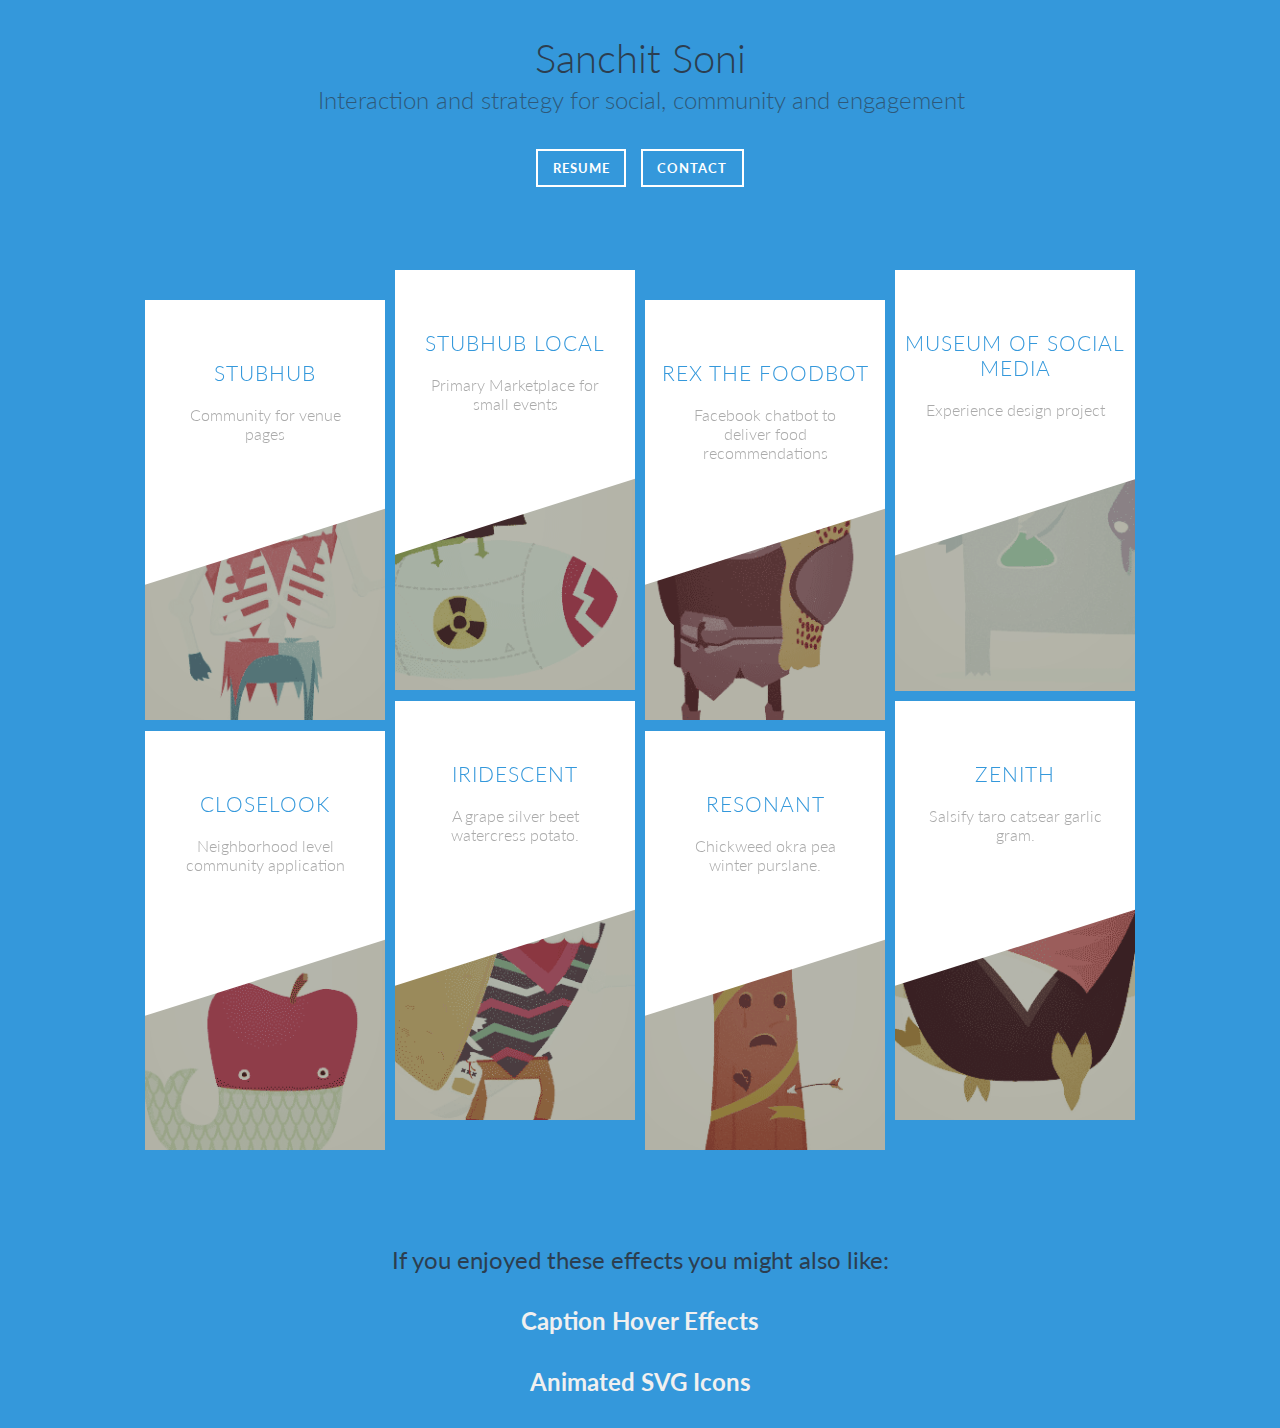
<file: index.html>
<!DOCTYPE html>
<html lang="en" class="demo-1 no-js">
	<head>
		<meta charset="UTF-8" />
		<meta http-equiv="X-UA-Compatible" content="IE=edge"> 
		<meta name="viewport" content="width=device-width, initial-scale=1"> 
		<title>Sanchit Soni Portfolio</title>
		<meta name="description" content="Hover Effects with animated SVG Shapes using Snap.svg" />
		<meta name="keywords" content="animated svg, hover effect, grid, svg shape html, " />
		<meta name="author" content="Codrops" />
		<link rel="shortcut icon" href="../favicon.ico">
		<link rel="stylesheet" type="text/css" href="css/normalize.css" />
		<link rel="stylesheet" type="text/css" href="css/demo.css" />
		<link rel="stylesheet" type="text/css" href="css/component.css" />
		<script src="js/snap.svg-min.js"></script>
		<!--[if IE]>
  		<script src="http://html5shiv.googlecode.com/svn/trunk/html5.js"></script>
		<![endif]-->
	</head>
	<body>
		<div class="container">
			<!-- Top Navigation -->
			
			<header class="codrops-header">
				<h1>Sanchit Soni<span>Interaction and strategy for social, community and engagement</span></h1>	
				<nav class="codrops-demos">
					<a href="index2.html">Resume</a>
					<a href="index3.html">Contact</a>
				</nav>
			</header>
			<section id="grid" class="grid clearfix">
				<a href="#" data-path-hover="m 180,34.57627 -180,0 L 0,0 180,0 z">
					<figure>
						<img src="img/1.png" />
						<svg viewBox="0 0 180 320" preserveAspectRatio="none"><path d="M 180,160 0,218 0,0 180,0 z"/></svg>
						<figcaption>
							<h2>StubHub</h2>
							<p>Community for venue pages</p>
							<button>View</button>
						</figcaption>
					</figure>
				</a>
				<a href="#" data-path-hover="m 180,34.57627 -180,0 L 0,0 180,0 z">
					<figure>
						<img src="img/3.png" />
						<svg viewBox="0 0 180 320" preserveAspectRatio="none"><path d="M 180,160 0,218 0,0 180,0 z"/></svg>
						<figcaption>
							<h2>StubHub local</h2>
							<p>Primary Marketplace for small events</p>
							<button>View</button>
						</figcaption>
					</figure>
				</a>
				<a href="#" data-path-hover="m 180,34.57627 -180,0 L 0,0 180,0 z">
					<figure>
						<img src="img/5.png" />
						<svg viewBox="0 0 180 320" preserveAspectRatio="none"><path d="M 180,160 0,218 0,0 180,0 z"/></svg>
						<figcaption>
							<h2>Rex the Foodbot</h2>
							<p>Facebook chatbot to deliver food recommendations</p>
							<button>View</button>
						</figcaption>
					</figure>
				</a>
				<a href="#" data-path-hover="m 180,34.57627 -180,0 L 0,0 180,0 z">
					<figure>
						<img src="img/7.png" />
						<svg viewBox="0 0 180 320" preserveAspectRatio="none"><path d="M 180,160 0,218 0,0 180,0 z"/></svg>
						<figcaption>
							<h2>Museum of Social media</h2>
							<p>Experience design project</p>
							<button>View</button>
						</figcaption>
					</figure>
				</a>
				<a href="#" data-path-hover="m 180,34.57627 -180,0 L 0,0 180,0 z">
					<figure>
						<img src="img/2.png" />
						<svg viewBox="0 0 180 320" preserveAspectRatio="none"><path d="M 180,160 0,218 0,0 180,0 z"/></svg>
						<figcaption>
							<h2>Closelook</h2>
							<p>Neighborhood level community application</p>
							<button>View</button>
						</figcaption>
					</figure>
				</a>
				<a href="#" data-path-hover="m 180,34.57627 -180,0 L 0,0 180,0 z">
					<figure>
						<img src="img/4.png" />
						<svg viewBox="0 0 180 320" preserveAspectRatio="none"><path d="M 180,160 0,218 0,0 180,0 z"/></svg>
						<figcaption>
							<h2>Iridescent</h2>
							<p>A grape silver beet watercress potato.</p>
							<button>View</button>
						</figcaption>
					</figure>
				</a>
				<a href="#" data-path-hover="m 180,34.57627 -180,0 L 0,0 180,0 z">
					<figure>
						<img src="img/6.png" />
						<svg viewBox="0 0 180 320" preserveAspectRatio="none"><path d="M 180,160 0,218 0,0 180,0 z"/></svg>
						<figcaption>
							<h2>Resonant</h2>
							<p>Chickweed okra pea winter purslane.</p>
							<button>View</button>
						</figcaption>
					</figure>
				</a>
				<a href="#" data-path-hover="m 180,34.57627 -180,0 L 0,0 180,0 z">
					<figure>
						<img src="img/8.png" />
						<svg viewBox="0 0 180 320" preserveAspectRatio="none"><path d="M 180,160 0,218 0,0 180,0 z"/></svg>
						<figcaption>
							<h2>Zenith</h2>
							<p>Salsify taro catsear garlic gram.</p>
							<button>View</button>
						</figcaption>
					</figure>
				</a>
			</section>
			<section class="related">
				<p>If you enjoyed these effects you might also like:</p>
				<div><a href="http://tympanus.net/Tutorials/CaptionHoverEffects/"><h4>Caption Hover Effects</h4></a></div>
				<div><a href="http://tympanus.net/Development/AnimatedSVGIcons/"><h4>Animated SVG Icons</h4></a></div>
			</section>
		</div><!-- /container -->
		<script>
			(function() {
	
				function init() {
					var speed = 250,
						easing = mina.easeinout;

					[].slice.call ( document.querySelectorAll( '#grid > a' ) ).forEach( function( el ) {
						var s = Snap( el.querySelector( 'svg' ) ), path = s.select( 'path' ),
							pathConfig = {
								from : path.attr( 'd' ),
								to : el.getAttribute( 'data-path-hover' )
							};

						el.addEventListener( 'mouseenter', function() {
							path.animate( { 'path' : pathConfig.to }, speed, easing );
						} );

						el.addEventListener( 'mouseleave', function() {
							path.animate( { 'path' : pathConfig.from }, speed, easing );
						} );
					} );
				}

				init();

			})();
		</script>
	</body>
</html>
</file>
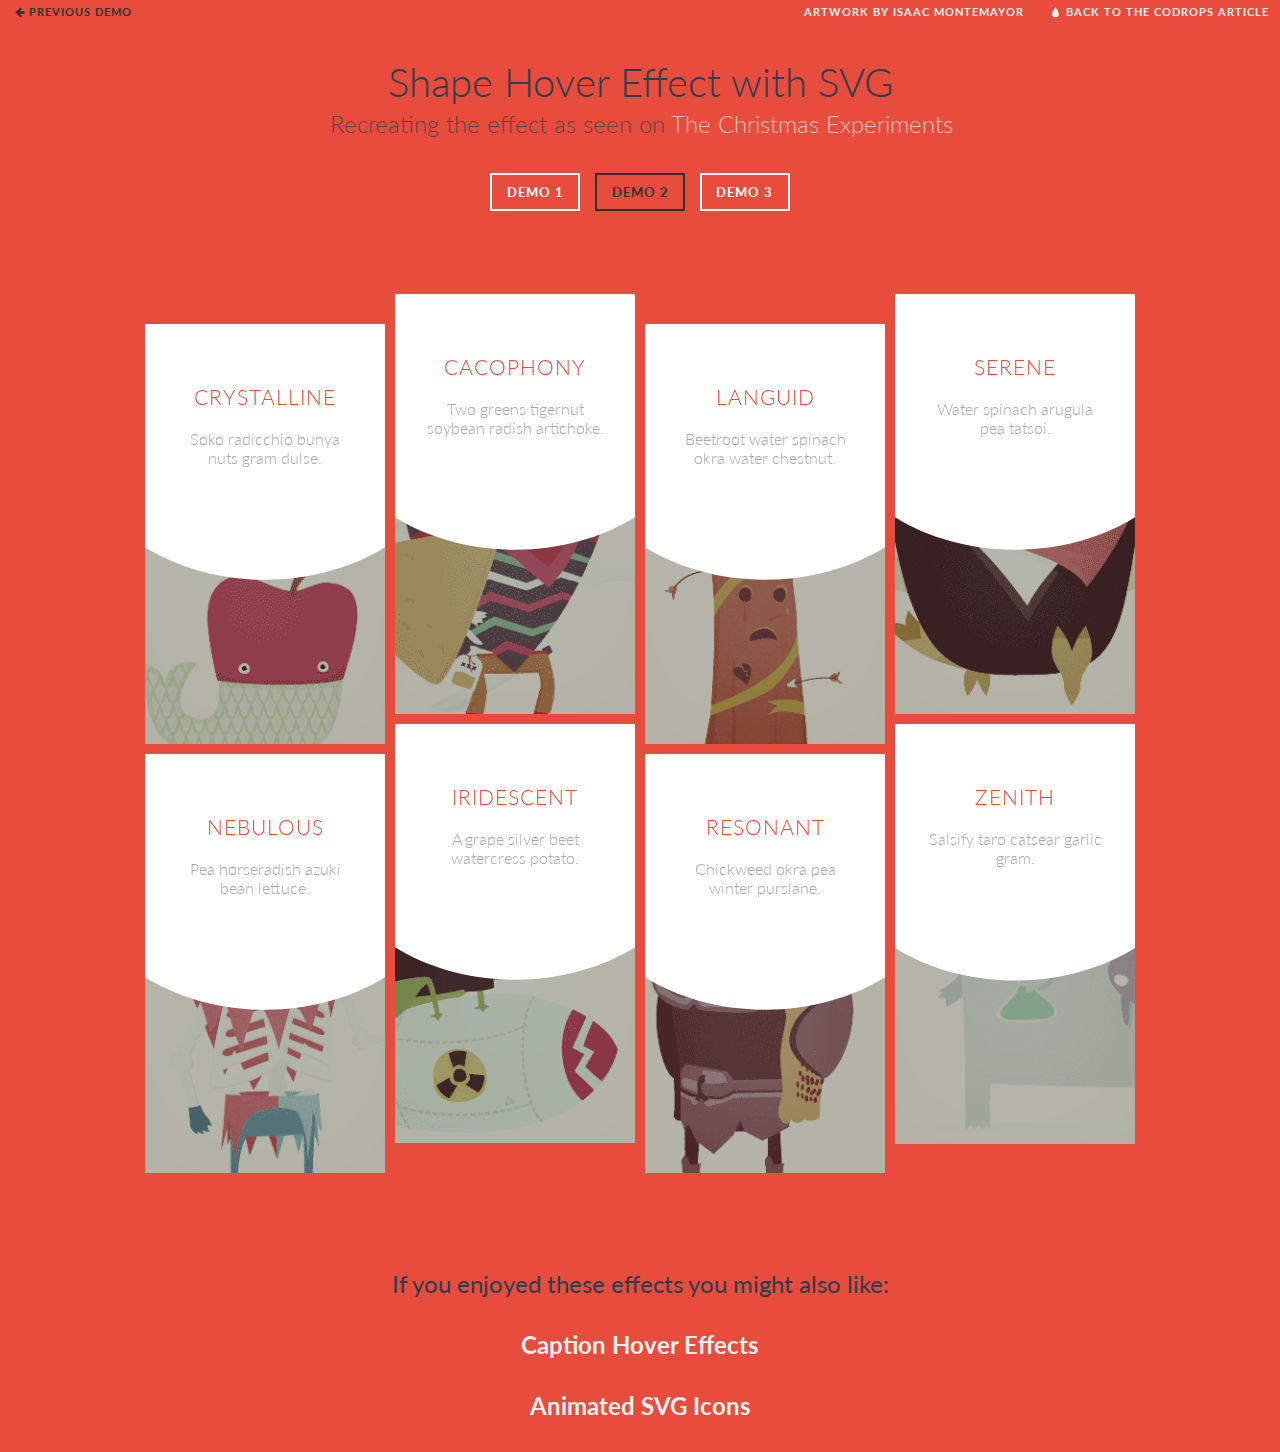
<file: index2.html>
<!DOCTYPE html>
<html lang="en" class="demo-2 no-js">
	<head>
		<meta charset="UTF-8" />
		<meta http-equiv="X-UA-Compatible" content="IE=edge"> 
		<meta name="viewport" content="width=device-width, initial-scale=1"> 
		<title>Shape Hover Effect with SVG | Demo 2</title>
		<meta name="description" content="Hover Effects with animated SVG Shapes using Snap.svg" />
		<meta name="keywords" content="animated svg, hover effect, grid, svg shape html, " />
		<meta name="author" content="Codrops" />
		<link rel="shortcut icon" href="../favicon.ico">
		<link rel="stylesheet" type="text/css" href="css/normalize.css" />
		<link rel="stylesheet" type="text/css" href="css/demo.css" />
		<link rel="stylesheet" type="text/css" href="css/component.css" />
		<script src="js/snap.svg-min.js"></script>
		<!--[if IE]>
  		<script src="http://html5shiv.googlecode.com/svn/trunk/html5.js"></script>
		<![endif]-->
	</head>
	<body>
		<div class="container">
			<!-- Top Navigation -->
			<div class="codrops-top clearfix">
				<a class="codrops-icon codrops-icon-prev" href="http://tympanus.net/Development/SVGDrawingAnimation/"><span>Previous Demo</span></a>
				<span class="right"><a href="http://cargocollective.com/isaac317">Artwork by Isaac Montemayor</a><a class="codrops-icon codrops-icon-drop" href="http://tympanus.net/codrops/?p=18145"><span>Back to the Codrops Article</span></a></span>
			</div>
			<header class="codrops-header">
				<h1>Shape Hover Effect with SVG<span>Recreating the effect as seen on <a href="http://christmasexperiments.com/">The Christmas Experiments</a></span></h1>
				<nav class="codrops-demos">
					<a href="index.html">Demo 1</a>
					<a class="current-demo" href="index2.html">Demo 2</a>
					<a href="index3.html">Demo 3</a>
				</nav>
			</header>
			<section id="grid" class="grid clearfix">
				<a href="#" data-path-hover="m 0,0 0,47.7775 c 24.580441,3.12569 55.897012,-8.199417 90,-8.199417 34.10299,0 65.41956,11.325107 90,8.199417 L 180,0 z">
					<figure>
						<img src="img/2.png" />
						<svg viewBox="0 0 180 320" preserveAspectRatio="none"><path d="m 0,0 0,171.14385 c 24.580441,15.47138 55.897012,24.75772 90,24.75772 34.10299,0 65.41956,-9.28634 90,-24.75772 L 180,0 0,0 z"/></svg>
						<figcaption>
							<h2>Crystalline</h2>
							<p>Soko radicchio bunya nuts gram dulse.</p>
							<button>View</button>
						</figcaption>
					</figure>
				</a>
				<a href="#" data-path-hover="m 0,0 0,47.7775 c 24.580441,3.12569 55.897012,-8.199417 90,-8.199417 34.10299,0 65.41956,11.325107 90,8.199417 L 180,0 z">
					<figure>
						<img src="img/4.png" />
						<svg viewBox="0 0 180 320" preserveAspectRatio="none"><path d="m 0,0 0,171.14385 c 24.580441,15.47138 55.897012,24.75772 90,24.75772 34.10299,0 65.41956,-9.28634 90,-24.75772 L 180,0 0,0 z"/></svg>
						<figcaption>
							<h2>Cacophony</h2>
							<p>Two greens tigernut soybean radish artichoke.</p>
							<button>View</button>
						</figcaption>
					</figure>
				</a>
				<a href="#" data-path-hover="m 0,0 0,47.7775 c 24.580441,3.12569 55.897012,-8.199417 90,-8.199417 34.10299,0 65.41956,11.325107 90,8.199417 L 180,0 z">
					<figure>
						<img src="img/6.png" />
						<svg viewBox="0 0 180 320" preserveAspectRatio="none"><path d="m 0,0 0,171.14385 c 24.580441,15.47138 55.897012,24.75772 90,24.75772 34.10299,0 65.41956,-9.28634 90,-24.75772 L 180,0 0,0 z"/></svg>
						<figcaption>
							<h2>Languid</h2>
							<p>Beetroot water spinach okra water chestnut.</p>
							<button>View</button>
						</figcaption>
					</figure>
				</a>
				<a href="#" data-path-hover="m 0,0 0,47.7775 c 24.580441,3.12569 55.897012,-8.199417 90,-8.199417 34.10299,0 65.41956,11.325107 90,8.199417 L 180,0 z">
					<figure>
						<img src="img/8.png" />
						<svg viewBox="0 0 180 320" preserveAspectRatio="none"><path d="m 0,0 0,171.14385 c 24.580441,15.47138 55.897012,24.75772 90,24.75772 34.10299,0 65.41956,-9.28634 90,-24.75772 L 180,0 0,0 z"/></svg>
						<figcaption>
							<h2>Serene</h2>
							<p>Water spinach arugula pea tatsoi.</p>
							<button>View</button>
						</figcaption>
					</figure>
				</a>
				<a href="#" data-path-hover="m 0,0 0,47.7775 c 24.580441,3.12569 55.897012,-8.199417 90,-8.199417 34.10299,0 65.41956,11.325107 90,8.199417 L 180,0 z">
					<figure>
						<img src="img/1.png" />
						<svg viewBox="0 0 180 320" preserveAspectRatio="none"><path d="m 0,0 0,171.14385 c 24.580441,15.47138 55.897012,24.75772 90,24.75772 34.10299,0 65.41956,-9.28634 90,-24.75772 L 180,0 0,0 z"/></svg>
						<figcaption>
							<h2>Nebulous</h2>
							<p>Pea horseradish azuki bean lettuce.</p>
							<button>View</button>
						</figcaption>
					</figure>
				</a>
				<a href="#" data-path-hover="m 0,0 0,47.7775 c 24.580441,3.12569 55.897012,-8.199417 90,-8.199417 34.10299,0 65.41956,11.325107 90,8.199417 L 180,0 z">
					<figure>
						<img src="img/3.png" />
						<svg viewBox="0 0 180 320" preserveAspectRatio="none"><path d="m 0,0 0,171.14385 c 24.580441,15.47138 55.897012,24.75772 90,24.75772 34.10299,0 65.41956,-9.28634 90,-24.75772 L 180,0 0,0 z"/></svg>
						<figcaption>
							<h2>Iridescent</h2>
							<p>A grape silver beet watercress potato.</p>
							<button>View</button>
						</figcaption>
					</figure>
				</a>
				<a href="#" data-path-hover="m 0,0 0,47.7775 c 24.580441,3.12569 55.897012,-8.199417 90,-8.199417 34.10299,0 65.41956,11.325107 90,8.199417 L 180,0 z">
					<figure>
						<img src="img/5.png" />
						<svg viewBox="0 0 180 320" preserveAspectRatio="none"><path d="m 0,0 0,171.14385 c 24.580441,15.47138 55.897012,24.75772 90,24.75772 34.10299,0 65.41956,-9.28634 90,-24.75772 L 180,0 0,0 z"/></svg>
						<figcaption>
							<h2>Resonant</h2>
							<p>Chickweed okra pea winter purslane.</p>
							<button>View</button>
						</figcaption>
					</figure>
				</a>
				<a href="#" data-path-hover="m 0,0 0,47.7775 c 24.580441,3.12569 55.897012,-8.199417 90,-8.199417 34.10299,0 65.41956,11.325107 90,8.199417 L 180,0 z">
					<figure>
						<img src="img/7.png" />
						<svg viewBox="0 0 180 320" preserveAspectRatio="none"><path d="m 0,0 0,171.14385 c 24.580441,15.47138 55.897012,24.75772 90,24.75772 34.10299,0 65.41956,-9.28634 90,-24.75772 L 180,0 0,0 z"/></svg>
						<figcaption>
							<h2>Zenith</h2>
							<p>Salsify taro catsear garlic gram.</p>
							<button>View</button>
						</figcaption>
					</figure>
				</a>
			</section>
			<section class="related">
				<p>If you enjoyed these effects you might also like:</p>
				<div><a href="http://tympanus.net/Tutorials/CaptionHoverEffects/"><h4>Caption Hover Effects</h4></a></div>
				<div><a href="http://tympanus.net/Development/AnimatedSVGIcons/"><h4>Animated SVG Icons</h4></a></div>
			</section>
		</div><!-- /container -->
		<script>
			(function() {
	
				function init() {
					var speed = 330,
						easing = mina.backout;

					[].slice.call ( document.querySelectorAll( '#grid > a' ) ).forEach( function( el ) {
						var s = Snap( el.querySelector( 'svg' ) ), path = s.select( 'path' ),
							pathConfig = {
								from : path.attr( 'd' ),
								to : el.getAttribute( 'data-path-hover' )
							};

						el.addEventListener( 'mouseenter', function() {
							path.animate( { 'path' : pathConfig.to }, speed, easing );
						} );

						el.addEventListener( 'mouseleave', function() {
							path.animate( { 'path' : pathConfig.from }, speed, easing );
						} );
					} );
				}

				init();

			})();
		</script>
	</body>
</html>
</file>
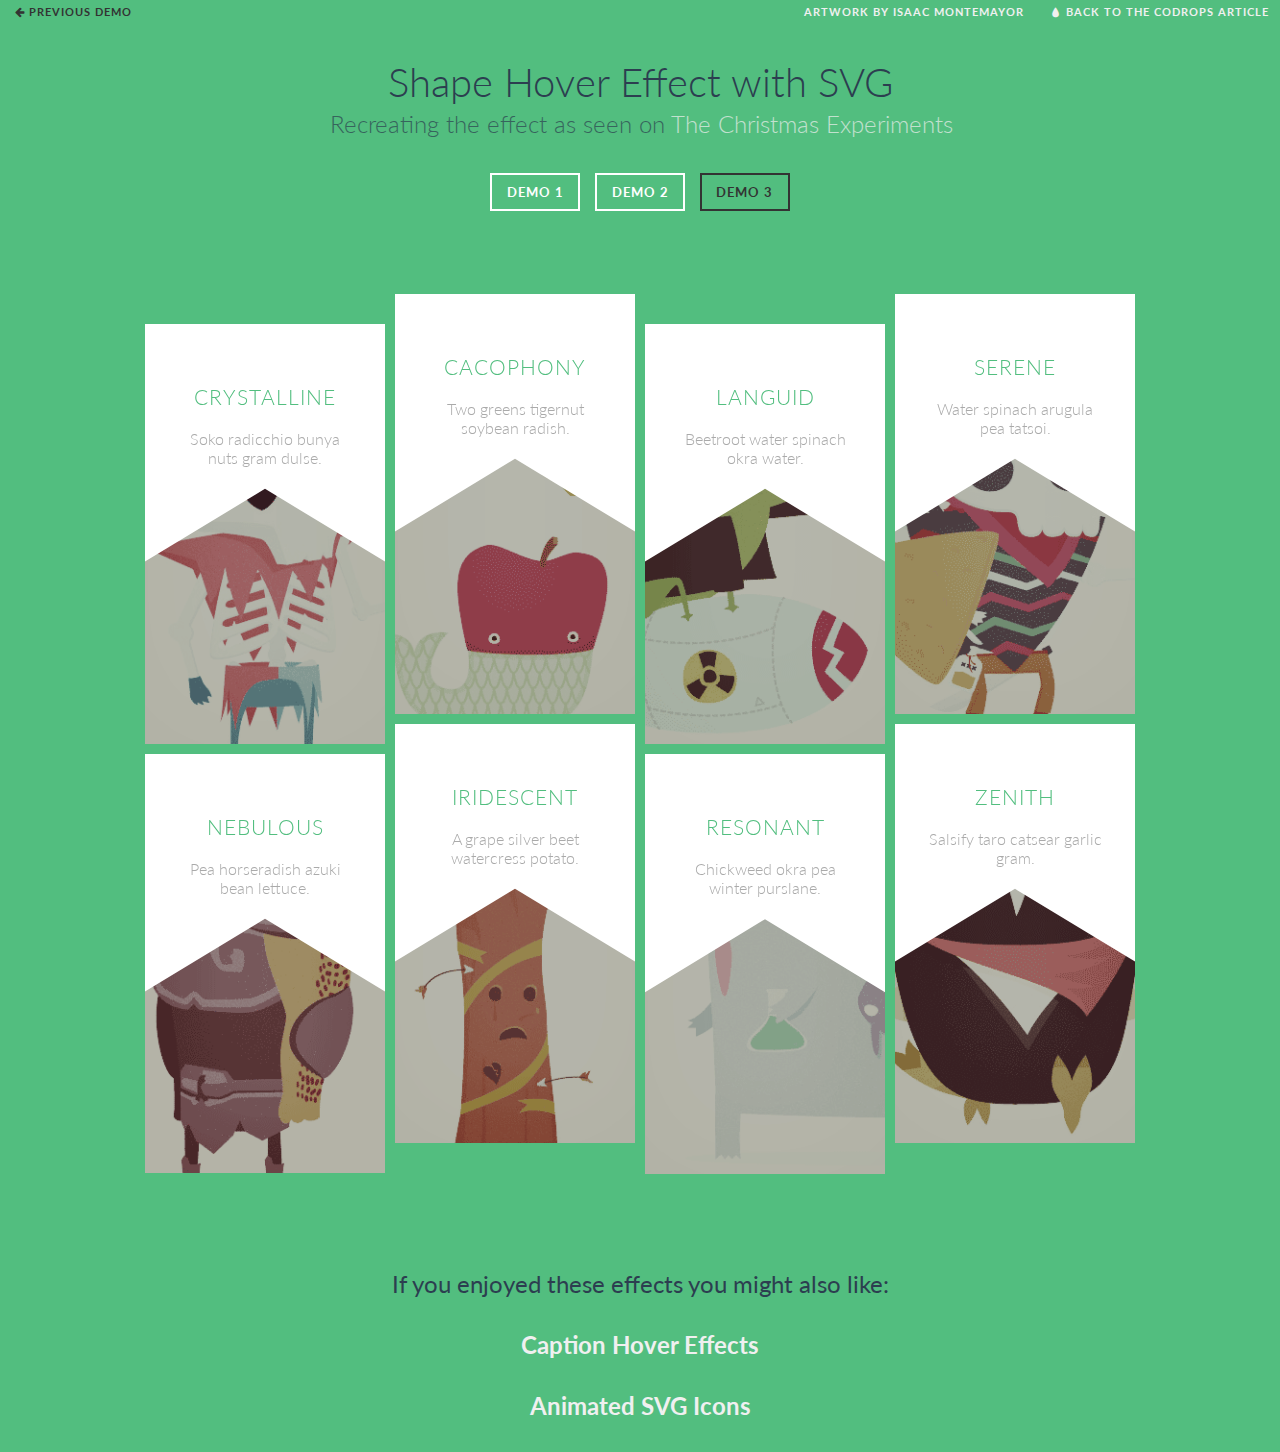
<file: index3.html>
<!DOCTYPE html>
<html lang="en" class="demo-3 no-js">
	<head>
		<meta charset="UTF-8" />
		<meta http-equiv="X-UA-Compatible" content="IE=edge"> 
		<meta name="viewport" content="width=device-width, initial-scale=1"> 
		<title>Shape Hover Effect with SVG | Demo 3</title>
		<meta name="description" content="Hover Effects with animated SVG Shapes using Snap.svg" />
		<meta name="keywords" content="animated svg, hover effect, grid, svg shape html, " />
		<meta name="author" content="Codrops" />
		<link rel="shortcut icon" href="../favicon.ico">
		<link rel="stylesheet" type="text/css" href="css/normalize.css" />
		<link rel="stylesheet" type="text/css" href="css/demo.css" />
		<link rel="stylesheet" type="text/css" href="css/component.css" />
		<script src="js/snap.svg-min.js"></script>
		<!--[if IE]>
  		<script src="http://html5shiv.googlecode.com/svn/trunk/html5.js"></script>
		<![endif]-->
	</head>
	<body>
		<div class="container">
			<!-- Top Navigation -->
			<div class="codrops-top clearfix">
				<a class="codrops-icon codrops-icon-prev" href="http://tympanus.net/Development/SVGDrawingAnimation/"><span>Previous Demo</span></a>
				<span class="right"><a href="http://cargocollective.com/isaac317">Artwork by Isaac Montemayor</a><a class="codrops-icon codrops-icon-drop" href="http://tympanus.net/codrops/?p=18145"><span>Back to the Codrops Article</span></a></span>
			</div>
			<header class="codrops-header">
				<h1>Shape Hover Effect with SVG<span>Recreating the effect as seen on <a href="http://christmasexperiments.com/">The Christmas Experiments</a></span></h1>
				<nav class="codrops-demos">
					<a href="index.html">Demo 1</a>
					<a href="index2.html">Demo 2</a>
					<a class="current-demo" href="index3.html">Demo 3</a>
				</nav>
			</header>
			<section id="grid" class="grid clearfix">
				<a href="#" data-path-hover="M 0,0 0,38 90,58 180.5,38 180,0 z">
					<figure>
						<img src="img/1.png" />
						<svg viewBox="0 0 180 320" preserveAspectRatio="none"><path d="M 0 0 L 0 182 L 90 126.5 L 180 182 L 180 0 L 0 0 z "/></svg>
						<figcaption>
							<h2>Crystalline</h2>
							<p>Soko radicchio bunya nuts gram dulse.</p>
							<button>View</button>
						</figcaption>
					</figure>
				</a>
				<a href="#" data-path-hover="M 0,0 0,38 90,58 180.5,38 180,0 z">
					<figure>
						<img src="img/2.png" />
						<svg viewBox="0 0 180 320" preserveAspectRatio="none"><path d="M 0 0 L 0 182 L 90 126.5 L 180 182 L 180 0 L 0 0 z "/></svg>
						<figcaption>
							<h2>Cacophony</h2>
							<p>Two greens tigernut soybean radish.</p>
							<button>View</button>
						</figcaption>
					</figure>
				</a>
				<a href="#" data-path-hover="M 0,0 0,38 90,58 180.5,38 180,0 z">
					<figure>
						<img src="img/3.png" />
						<svg viewBox="0 0 180 320" preserveAspectRatio="none"><path d="M 0 0 L 0 182 L 90 126.5 L 180 182 L 180 0 L 0 0 z "/></svg>
						<figcaption>
							<h2>Languid</h2>
							<p>Beetroot water spinach okra water.</p>
							<button>View</button>
						</figcaption>
					</figure>
				</a>
				<a href="#" data-path-hover="M 0,0 0,38 90,58 180.5,38 180,0 z">
					<figure>
						<img src="img/4.png" />
						<svg viewBox="0 0 180 320" preserveAspectRatio="none"><path d="M 0 0 L 0 182 L 90 126.5 L 180 182 L 180 0 L 0 0 z "/></svg>
						<figcaption>
							<h2>Serene</h2>
							<p>Water spinach arugula pea tatsoi.</p>
							<button>View</button>
						</figcaption>
					</figure>
				</a>
				<a href="#" data-path-hover="M 0,0 0,38 90,58 180.5,38 180,0 z">
					<figure>
						<img src="img/5.png" />
						<svg viewBox="0 0 180 320" preserveAspectRatio="none"><path d="M 0 0 L 0 182 L 90 126.5 L 180 182 L 180 0 L 0 0 z "/></svg>
						<figcaption>
							<h2>Nebulous</h2>
							<p>Pea horseradish azuki bean lettuce.</p>
							<button>View</button>
						</figcaption>
					</figure>
				</a>
				<a href="#" data-path-hover="M 0,0 0,38 90,58 180.5,38 180,0 z">
					<figure>
						<img src="img/6.png" />
						<svg viewBox="0 0 180 320" preserveAspectRatio="none"><path d="M 0 0 L 0 182 L 90 126.5 L 180 182 L 180 0 L 0 0 z "/></svg>
						<figcaption>
							<h2>Iridescent</h2>
							<p>A grape silver beet watercress potato.</p>
							<button>View</button>
						</figcaption>
					</figure>
				</a>
				<a href="#" data-path-hover="M 0,0 0,38 90,58 180.5,38 180,0 z">
					<figure>
						<img src="img/7.png" />
						<svg viewBox="0 0 180 320" preserveAspectRatio="none"><path d="M 0 0 L 0 182 L 90 126.5 L 180 182 L 180 0 L 0 0 z "/></svg>
						<figcaption>
							<h2>Resonant</h2>
							<p>Chickweed okra pea winter purslane.</p>
							<button>View</button>
						</figcaption>
					</figure>
				</a>
				<a href="#" data-path-hover="M 0,0 0,38 90,58 180.5,38 180,0 z">
					<figure>
						<img src="img/8.png" />
						<svg viewBox="0 0 180 320" preserveAspectRatio="none"><path d="M 0 0 L 0 182 L 90 126.5 L 180 182 L 180 0 L 0 0 z "/></svg>
						<figcaption>
							<h2>Zenith</h2>
							<p>Salsify taro catsear garlic gram.</p>
							<button>View</button>
						</figcaption>
					</figure>
				</a>
			</section>
			<section class="related">
				<p>If you enjoyed these effects you might also like:</p>
				<div><a href="http://tympanus.net/Tutorials/CaptionHoverEffects/"><h4>Caption Hover Effects</h4></a></div>
				<div><a href="http://tympanus.net/Development/AnimatedSVGIcons/"><h4>Animated SVG Icons</h4></a></div>
			</section>
		</div><!-- /container -->
		<script>
			(function() {
	
				function init() {
					var speed = 300,
						easing = mina.backout;

					[].slice.call ( document.querySelectorAll( '#grid > a' ) ).forEach( function( el ) {
						var s = Snap( el.querySelector( 'svg' ) ), path = s.select( 'path' ),
							pathConfig = {
								from : path.attr( 'd' ),
								to : el.getAttribute( 'data-path-hover' )
							};

						el.addEventListener( 'mouseenter', function() {
							path.animate( { 'path' : pathConfig.to }, speed, easing );
						} );

						el.addEventListener( 'mouseleave', function() {
							path.animate( { 'path' : pathConfig.from }, speed, easing );
						} );
					} );
				}

				init();

			})();
		</script>
	</body>
</html>
</file>
<file: css/demo.css>
@import url(http://fonts.googleapis.com/css?family=Lato:300,400,700);
@font-face {
	font-weight: normal;
	font-style: normal;
	font-family: 'codropsicons';
	src:url('../fonts/codropsicons/codropsicons.eot');
	src:url('../fonts/codropsicons/codropsicons.eot?#iefix') format('embedded-opentype'),
		url('../fonts/codropsicons/codropsicons.woff') format('woff'),
		url('../fonts/codropsicons/codropsicons.ttf') format('truetype'),
		url('../fonts/codropsicons/codropsicons.svg#codropsicons') format('svg');
}

*, *:after, *:before { -webkit-box-sizing: border-box; -moz-box-sizing: border-box; box-sizing: border-box; }

body {
	background: #333;
	color: #2c3e50;
	font-weight: 400;
	font-size: 1em;
	font-family: 'Lato', Arial, sans-serif;
}

a, button {
	outline: none;
}

a {
	color: #f0f0f0;
	text-decoration: none;
}

a:hover, a:focus {
	color: #333;
}

.clearfix:before,
.clearfix:after {
	content: " ";
	display: table;
}
 
.clearfix:after {
	clear: both;
}

.codrops-header {
	margin: 0 auto;
	padding: 2em;
	text-align: center;
}

.codrops-header h1 {
	margin: 0;
	font-weight: 300;
	font-size: 2.5em;
	line-height: 1.3;
}

.codrops-header h1 span {
	display: block;
	padding: 0 0 0.6em 0.1em;
	font-size: 60%;
	opacity: 0.7;
}

/* To Navigation Style */
.codrops-top {
	width: 100%;
	text-transform: uppercase;
	font-weight: 700;
	font-size: 0.69em;
	line-height: 2.2;
}

.codrops-top a {
	display: inline-block;
	padding: 0 1em;
	text-decoration: none;
	letter-spacing: 1px;
}

.codrops-top span.right {
	float: right;
}

.codrops-top span.right a {
	display: block;
	float: left;
}

.codrops-icon:before {
	margin: 0 4px;
	text-transform: none;
	font-weight: normal;
	font-style: normal;
	font-variant: normal;
	font-family: 'codropsicons';
	line-height: 1;
	speak: none;
	-webkit-font-smoothing: antialiased;
}

.codrops-icon-drop:before {
	content: "\e001";
}

.codrops-icon-prev:before {
	content: "\e004";
}

/* Demo Buttons Style */
.codrops-demos {
	padding-top: 1em;
	font-size: 0.8em;
}

.codrops-demos a {
	display: inline-block;
	margin: 0.5em;
	padding: 0.7em 1.1em;
	outline: none;
	border: 2px solid #fff;
	color: #fff;
	text-decoration: none;
	text-transform: uppercase;
	letter-spacing: 1px;
	font-weight: 700;
}

.codrops-demos a:hover,
.codrops-demos a.current-demo,
.codrops-demos a.current-demo:hover {
	border-color: #333;
	color: #333;
}

.related {
	text-align: center;
	font-size: 1.5em;
}

@media screen and (max-width: 25em) {

	.codrops-icon span {
		display: none;
	}

}
</file>
<file: css/component.css>
/* Common style */
.grid {
	margin: 40px auto 120px;
	max-width: 1000px;
	width: 90%;
}

.grid a {
	float: left;
	max-width: 250px;
	width: 25%;
	color: #333;
}

.grid a:nth-child(odd) {
	margin: 30px 0 -30px 0;
}

.grid figure {
	position: relative;
	overflow: hidden;
	margin: 5px;
	background: #333;
}

.grid figure img {
	position: relative;
	display: block;
	width: 100%;
	opacity: 0.7;
	-webkit-transition: opacity 0.3s;
	transition: opacity 0.3s;
}

.grid figcaption {
	position: absolute;
	top: 0;
	z-index: 11;
	padding: 10px;
	width: 100%;
	height: 100%;
	text-align: center;
}

.grid figcaption h2 {
	margin: 0 0 20px 0;
	color: #3498db;
	text-transform: uppercase;
	letter-spacing: 1px;
	font-weight: 300;
	font-size: 130%;
	-webkit-transition: -webkit-transform 0.3s;
	transition: transform 0.3s;
}

.grid figcaption p {
	padding: 0 20px;
	color: #aaa;
	font-weight: 300;
	-webkit-transition: opacity 0.3s, -webkit-transform 0.3s;
	transition: opacity 0.3s, transform 0.3s;
}

.grid figcaption h2,
.grid figcaption p {
	-webkit-transform: translateY(50px);
	transform: translateY(50px);
}

.grid figure button {
	position: absolute;
	padding: 4px 20px;
	border: none;
	text-transform: uppercase;
	letter-spacing: 1px;
	font-weight: bold;
	-webkit-transition: opacity 0.3s, -webkit-transform 0.3s;
	transition: opacity 0.3s, transform 0.3s;
}

.grid figcaption,
.grid figcaption h2,
.grid figcaption p,
.grid figure button {
	-webkit-backface-visibility: hidden;
	backface-visibility: hidden;
}

/* Style for SVG */
.grid svg {
	position: absolute;
	top: -1px; /* fixes rendering issue in FF */
	z-index: 10;
	width: 100%;
	height: 100%;
}

.grid svg path {
	fill: #fff;
}

/* Hover effects */
.grid a:hover figure img {
	opacity: 1;
}

.grid a:hover figcaption h2,
.grid a:hover figcaption p {
	-webkit-transform: translateY(0);
	transform: translateY(0);
}

.grid a:hover figcaption p {
	opacity: 0;
}

/* Individual styles */
.demo-1 body {
	background: #3498db;
}

.demo-1 .grid figure button,
.demo-3 .grid figure button {
	top: 50%;
	left: 50%;
	border: 3px solid #fff;
	background: transparent;
	color: #fff;
	opacity: 0;
	-webkit-transform: translateY(-50%) translateX(-50%) scale(0.25);
	transform: translateY(-50%) translateX(-50%) scale(0.25);
}

.demo-1 .grid a:hover figure button,
.demo-3 .grid a:hover figure button {
	opacity: 1;
	-webkit-transform: translateY(-50%) translateX(-50%) scale(1);
	transform: translateY(-50%) translateX(-50%) scale(1);
}

.demo-2 body {
	background: #e74c3c;
}

.demo-2 .grid figcaption h2 {
	color: #e74c3c;
}

.demo-2 .grid figcaption p {
	-webkit-transition-delay: 0.05s;
	transition-delay: 0.05s;
}

.demo-2 .grid figure button {
	bottom: 0;
	left: 0;
	padding: 15px;
	width: 100%;
	background: #fff;
	color: #333;
	font-weight: 300;
	-webkit-transform: translateY(100%);
	transform: translateY(100%);
}

.demo-2 .grid a:hover figure button {
	-webkit-transition-timing-function: ease-out;
	transition-timing-function: ease-out;
	-webkit-transform: translateY(0);
	transform: translateY(0);
}

.demo-2 .grid figcaption h2, 
.demo-2 .grid figcaption p,
.demo-3 .grid figcaption h2,
.demo-3 .grid figcaption p {
	-webkit-transition-timing-function: cubic-bezier(0.250, 0.250, 0.115, 1); /* older webkit */
	-webkit-transition-timing-function: cubic-bezier(0.250, 0.250, 0.115, 1.445);
	timing-function: cubic-bezier(0.250, 0.250, 0.115, 1.445);
}

.demo-2 .grid a:hover figcaption p,
.demo-3 .grid a:hover figcaption p {
	-webkit-transition-delay: 0s;
	transition-delay: 0s;
	-webkit-transition-duration: 0.1s;
	transition-duration: 0.1s;
}

.demo-3 body {
	background: #52be7f;
}

.demo-3 .grid figcaption h2 {
	color: #52be7f;
}

.demo-3 .grid a:hover figcaption h2 {
	-webkit-transform: translateY(5px);
	transform: translateY(5px);
}

/* Media Queries */
/* Let's redefine the width of each anchor and the margins */

@media screen and (max-width: 58em) {
	.grid a {
		width: 33.333%;
	}

	.grid a:nth-child(odd) {
		margin: 0;
	}

	.grid a:nth-child(3n-1) {
		margin: 30px 0 -30px 0;
	}
}

@media screen and (max-width: 45em) {
	.grid {
		max-width: 500px;
	}

	.grid a {
		width: 50%;
	}

	.grid a:nth-child(3n-1) {
		margin: 0;
	}

	.grid a:nth-child(even) {
		margin: 30px 0 -30px 0;
	}


	.grid figcaption h2 {
		margin-bottom: 0px;
		-webkit-transform: translateY(30px);
		transform: translateY(30px);
	}

	.grid figcaption p {
		margin: 0;
		padding: 0 10px;
	}
}

@media screen and (max-width: 27em) {
	.grid {
		max-width: 250px;
	}

	.grid a {
		width: 100%;
	}

	.grid a:nth-child(even) {
		margin: 0;
	}
}
</file>
